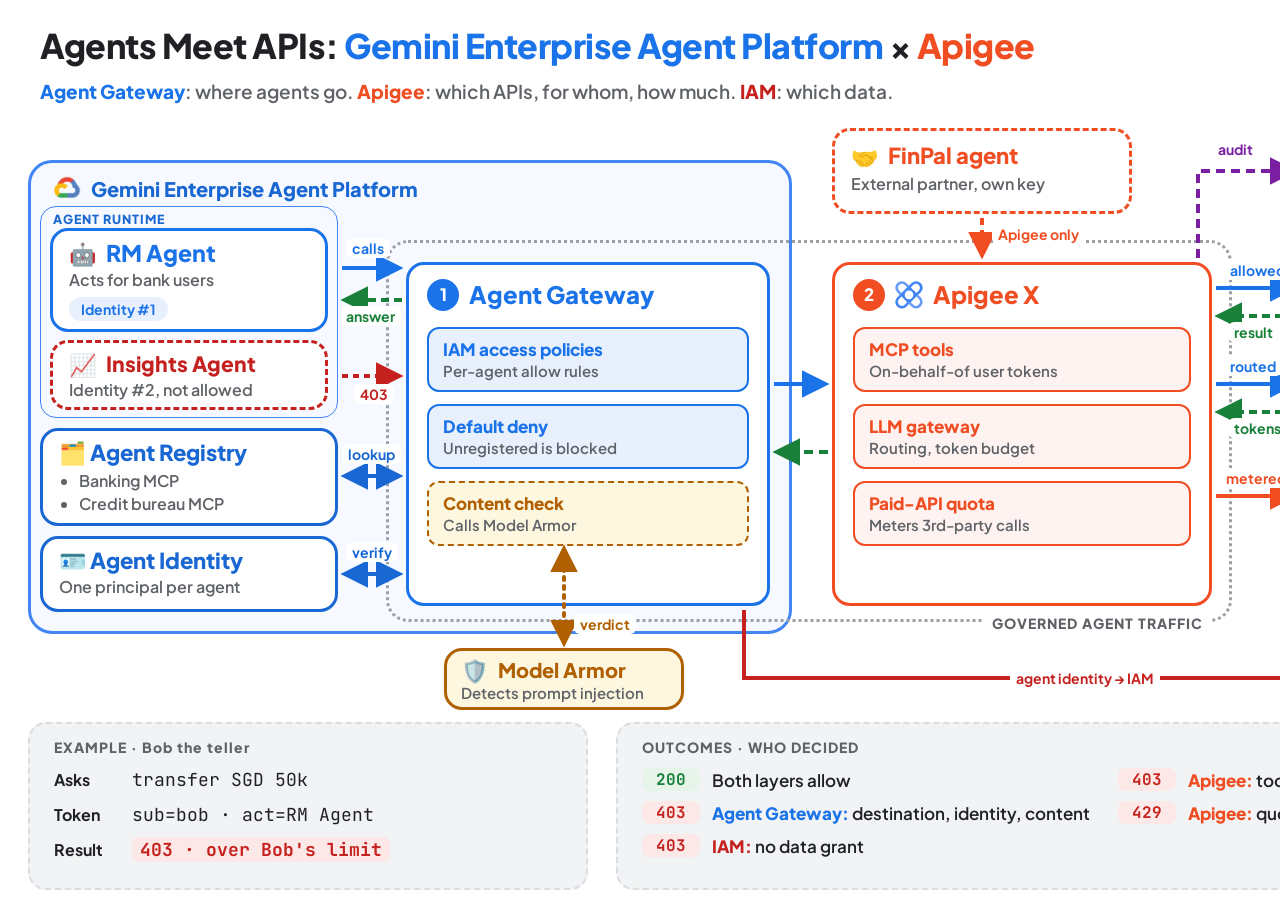
<file: docs/architecture-diagram.html>
<!DOCTYPE html>
<!--
  Architecture overview, revision 10 (Agents Meet APIs: Gemini Enterprise Agent Platform × Apigee).
  Render: Chrome headless 1600x900 @2x -> docs/architecture-v10.png.
  Rev 10: title now names Gemini Enterprise Agent Platform instead of Agent Gateway.
  Rev 9: platform box starts higher; Agent Runtime wrapper around RM + Insights agents; Agent Identity box below
  Agent Registry (LLM endpoint removed from the registry); Cloud Logging shows its name only.
  Rev 8: Content check moved below Default deny, dotted connector from it to Model Armor; Model Armor pill removed.
  Rev 7: fewer words. Every box description is 4 words or fewer; Example and Outcomes trimmed the same way;
  arrow labels shortened. Layout unchanged from rev 6.
  Rev 6: Model Garden styled as part of Gemini Enterprise Agent Platform (reached via Apigee's LLM gateway);
  Model Armor split out as its own Google Cloud security service that Agent Gateway calls.
  Rev 5: Agent Identity (Insights Agent, BigQuery via IAM, on-behalf-of tokens).
-->
<html lang="en">
<head>
<meta charset="UTF-8">
<link href="https://fonts.googleapis.com/css2?family=JetBrains+Mono:wght@500;700&family=Plus+Jakarta+Sans:wght@500;600;700;800&display=swap" rel="stylesheet">
<style>
  :root {
    --blue: #1a73e8; --blue-l: #e8f0fe;
    --gblue: #4285f4; --gblue-d: #1967d2; --gblue-bg: #f6f9ff;
    --orange: #f04d23; --orange-l: #fef3f0;
    --green: #188038; --green-l: #e6f4ea;
    --red: #c5221f; --red-l: #fce8e6;
    --purple: #7b1fa2; --purple-l: #f3e8fd;
    --amber: #b06000; --amber-l: #fef7e0;
    --gray9: #202124; --gray7: #5f6368; --gray5: #9aa0a6; --gray3: #dadce0; --gray1: #f1f3f4;
    --sans: "Plus Jakarta Sans", -apple-system, "Helvetica Neue", Arial, sans-serif;
    --mono: "JetBrains Mono", Menlo, monospace;
  }
  * { box-sizing: border-box; margin: 0; padding: 0; }
  body { width: 1600px; height: 900px; background: #fff; font-family: var(--sans); color: var(--gray9); position: relative; overflow: hidden; }

  .head { position: absolute; left: 40px; top: 24px; }
  .head h1 { font-size: 34px; font-weight: 800; letter-spacing: -0.5px; }
  .head h1 .b { color: var(--blue); } .head h1 .o { color: var(--orange); }
  .head p { font-size: 19px; color: var(--gray7); margin-top: 10px; font-weight: 600; line-height: 1.5; max-width: 1000px; white-space: nowrap; }
  .head p b { font-weight: 800; }

  .box { position: absolute; border: 3px solid var(--gray9); border-radius: 18px; background: #fff; padding: 14px 18px; z-index: 2; }
  .name { font-size: 22px; font-weight: 800; display: flex; align-items: center; gap: 10px; line-height: 1.15; white-space: nowrap; }
  .name img { width: 28px; height: 28px; object-fit: contain; }
  .emoji { font-size: 22px; line-height: 1; }
  .desc { font-size: 16px; color: var(--gray7); margin-top: 6px; line-height: 1.3; font-weight: 600; white-space: nowrap; }
  .num { width: 30px; height: 30px; border-radius: 50%; color: #fff; font-weight: 800; font-size: 16px; display: inline-flex; align-items: center; justify-content: center; flex: none; }
  .tag { display: inline-block; margin-top: 8px; font-size: 14px; font-weight: 700; border-radius: 999px; padding: 3px 12px; }
  .ptag { display: flex; align-items: center; gap: 6px; font-size: 12.5px; font-weight: 800; color: var(--gblue-d); letter-spacing: 0.2px; }
  .ptag img { width: 16px; height: 16px; }

  #geap { position: absolute; left: 28px; top: 160px; width: 764px; height: 474px; border: 3px solid var(--gblue); border-radius: 24px; background: var(--gblue-bg); z-index: 0; }
  #geap .gtitle { position: absolute; left: 22px; top: 11px; font-size: 20px; font-weight: 800; color: var(--gblue-d); display: flex; align-items: center; gap: 10px; }
  #geap .gtitle img { width: 28px; height: 28px; }

  #governed { position: absolute; left: 386px; top: 240px; width: 846px; height: 382px; border: 3px dotted var(--gray5); border-radius: 22px; background: transparent; z-index: 1; }
  #governed .glabel { position: absolute; right: 18px; bottom: -13px; background: #fff; padding: 0 8px; font-size: 14px; font-weight: 800; letter-spacing: 1px; color: var(--gray7); text-transform: uppercase; }

  /* Agent Runtime: thin labelled wrapper around the two agents */
  #runtime { position: absolute; left: 40px; top: 206px; width: 298px; height: 212px; border: 1.5px solid var(--gblue); border-radius: 16px; background: transparent; z-index: 1; }
  #runtime .rlabel { position: absolute; left: 12px; top: 4px; font-size: 12.5px; font-weight: 800; letter-spacing: 1px; color: var(--gblue-d); text-transform: uppercase; }

  #client { left: 50px; top: 228px; width: 278px; height: 104px; border-color: var(--blue); padding: 9px 16px; }
  #client .name { color: var(--blue); font-size: 23px; }
  #client .desc { margin-top: 4px; }
  #client .tag { color: var(--blue); background: var(--blue-l); margin-top: 6px; }
  #insights { left: 50px; top: 340px; width: 278px; height: 70px; border-color: var(--red); border-style: dashed; padding: 9px 16px; }
  #insights .name { color: var(--red); font-size: 21px; }
  #insights .desc { margin-top: 4px; }

  #registry { left: 40px; top: 428px; width: 298px; height: 98px; border-color: var(--gblue-d); padding: 9px 16px; }
  #registry .name { color: var(--gblue-d); font-size: 22px; }
  #registry ul { margin-top: 4px; padding-left: 20px; font-size: 16px; color: var(--gray7); font-weight: 600; line-height: 1.45; }

  #identity { left: 40px; top: 536px; width: 298px; height: 76px; border-color: var(--gblue-d); padding: 9px 16px; }
  #identity .name { color: var(--gblue-d); font-size: 22px; }
  #identity .desc { margin-top: 4px; }

  #agw { left: 406px; top: 262px; width: 364px; height: 344px; border-color: var(--blue); padding: 14px 18px; }
  #agw .name { color: var(--blue); font-size: 24px; }
  #agw .num { background: var(--blue); width: 32px; height: 32px; font-size: 17px; }
  .chips { display: flex; flex-direction: column; gap: 12px; margin-top: 16px; }
  .chip { border: 2px solid var(--blue); border-radius: 12px; padding: 9px 14px; background: var(--blue-l); }
  .chip b { display: block; font-size: 17px; font-weight: 800; color: var(--blue); }
  .chip span { font-size: 15px; color: var(--gray7); font-weight: 600; }
  .chip.callout { border-style: dashed; border-color: var(--amber); background: var(--amber-l); }
  .chip.callout b { color: var(--amber); }

  #apigee { left: 832px; top: 262px; width: 380px; height: 344px; border-color: var(--orange); padding: 14px 18px; }
  #apigee .name { color: var(--orange); font-size: 24px; }
  #apigee .num { background: var(--orange); width: 32px; height: 32px; font-size: 17px; }
  #apigee ul { list-style: none; margin-top: 16px; display: flex; flex-direction: column; gap: 12px; }
  #apigee li { border: 2px solid var(--orange); border-radius: 12px; padding: 9px 14px; background: var(--orange-l); }
  #apigee li b { display: block; font-size: 17px; font-weight: 800; color: var(--orange); }
  #apigee li span { font-size: 15px; color: var(--gray7); font-weight: 600; }

  #partner { left: 832px; top: 128px; width: 300px; height: 86px; border-color: var(--orange); border-style: dashed; padding: 12px 16px; }
  #partner .name { color: var(--orange); font-size: 22px; }

  #tools { left: 1300px; top: 262px; width: 260px; height: 76px; border-color: var(--green); padding: 10px 16px; }
  #tools .name { color: var(--green); font-size: 21px; }
  #models { left: 1300px; top: 346px; width: 260px; height: 100px; border-color: var(--gblue); background: var(--gblue-bg); padding: 9px 16px; }
  #models .name { color: var(--gblue-d); font-size: 21px; margin-top: 5px; }
  #thirdparty { left: 1300px; top: 454px; width: 260px; height: 76px; border-color: var(--gray7); border-style: dashed; background: var(--gray1); padding: 10px 16px; }
  #thirdparty .name { color: var(--gray9); font-size: 21px; }
  #thirdparty .num { background: var(--gray7); width: 26px; height: 26px; font-size: 14px; }
  #bq { left: 1300px; top: 538px; width: 260px; height: 82px; border-color: var(--red); background: var(--red-l); padding: 12px 16px; }
  #bq .name { color: var(--red); font-size: 21px; }
  #tools .desc, #models .desc, #thirdparty .desc, #bq .desc { margin-top: 4px; }

  #armor { left: 444px; top: 648px; width: 240px; height: 62px; border-color: var(--amber); background: var(--amber-l); padding: 7px 14px; }
  #armor .name { color: var(--amber); font-size: 20px; }
  #armor .name small { font-size: 12.5px; font-weight: 800; color: var(--amber); background: #fff; border: 1.5px solid var(--amber); border-radius: 999px; padding: 1px 8px; }
  #armor .desc { margin-top: 2px; font-size: 15px; }

  #log { left: 1300px; top: 140px; width: 260px; height: 62px; border-color: var(--purple); background: var(--purple-l); padding: 14px 18px; }
  #log .name { color: var(--purple); font-size: 22px; }

  .panel { position: absolute; top: 722px; height: 168px; border: 2px dashed var(--gray3); background: var(--gray1); border-radius: 18px; padding: 14px 24px; }
  .panel .lbl { font-size: 14px; font-weight: 800; letter-spacing: 1px; color: var(--gray7); }
  #example { left: 28px; width: 560px; }
  #example .row { font-family: var(--mono); font-size: 18px; margin-top: 12px; display: flex; gap: 14px; align-items: baseline; }
  #example .row b { font-family: var(--sans); font-size: 16px; width: 64px; flex: none; }
  .tok { color: var(--red); background: var(--red-l); border-radius: 6px; padding: 1px 8px; font-weight: 700; }
  #outcomes { left: 616px; width: 944px; }
  #outcomes .grid { display: grid; grid-template-columns: 1fr 1fr; column-gap: 28px; row-gap: 10px; margin-top: 12px; }
  .out { display: flex; align-items: center; gap: 12px; font-size: 17px; font-weight: 600; white-space: nowrap; }
  .code { font-family: var(--mono); font-weight: 700; font-size: 16px; border-radius: 8px; padding: 1px 10px; min-width: 58px; text-align: center; }
  .ok { color: var(--green); background: var(--green-l); }
  .no { color: var(--red); background: var(--red-l); }
  .who-b { color: var(--blue); font-weight: 800; } .who-o { color: var(--orange); font-weight: 800; } .who-r { color: var(--red); font-weight: 800; }

  .lab { position: absolute; z-index: 6; font-size: 14px; font-weight: 700; background: #fff; padding: 1px 6px; border-radius: 6px; white-space: nowrap; }
  svg { position: absolute; inset: 0; pointer-events: none; z-index: 5; }
</style>
</head>
<body>

<div class="head">
  <h1>Agents Meet APIs: <span class="b">Gemini Enterprise Agent Platform</span> × <span class="o">Apigee</span></h1>
  <p><b style="color:#1a73e8">Agent Gateway</b>: where agents go. <b style="color:#f04d23">Apigee</b>: which APIs, for whom, how much. <b style="color:#c5221f">IAM</b>: which data.</p>
</div>

<div id="geap"><div class="gtitle"><img src="../web-ui/static/assets/google-cloud.png" alt="">Gemini Enterprise Agent Platform</div></div>
<div id="governed"><div class="glabel">Governed agent traffic</div></div>

<svg width="1600" height="900" viewBox="0 0 1600 900">
  <defs>
    <marker id="mB" viewBox="0 0 10 10" refX="8" refY="5" markerWidth="7" markerHeight="7" orient="auto-start-reverse"><path d="M0,0 L10,5 L0,10 z" fill="#1a73e8"/></marker>
    <marker id="mD" viewBox="0 0 10 10" refX="8" refY="5" markerWidth="7" markerHeight="7" orient="auto-start-reverse"><path d="M0,0 L10,5 L0,10 z" fill="#1967d2"/></marker>
    <marker id="mG" viewBox="0 0 10 10" refX="8" refY="5" markerWidth="7" markerHeight="7" orient="auto-start-reverse"><path d="M0,0 L10,5 L0,10 z" fill="#188038"/></marker>
    <marker id="mO" viewBox="0 0 10 10" refX="8" refY="5" markerWidth="7" markerHeight="7" orient="auto-start-reverse"><path d="M0,0 L10,5 L0,10 z" fill="#f04d23"/></marker>
    <marker id="mR" viewBox="0 0 10 10" refX="8" refY="5" markerWidth="7" markerHeight="7" orient="auto-start-reverse"><path d="M0,0 L10,5 L0,10 z" fill="#c5221f"/></marker>
    <marker id="mP" viewBox="0 0 10 10" refX="8" refY="5" markerWidth="7" markerHeight="7" orient="auto-start-reverse"><path d="M0,0 L10,5 L0,10 z" fill="#7b1fa2"/></marker>
    <marker id="mA" viewBox="0 0 10 10" refX="8" refY="5" markerWidth="7" markerHeight="7" orient="auto-start-reverse"><path d="M0,0 L10,5 L0,10 z" fill="#b06000"/></marker>
  </defs>
  <line x1="342" y1="268" x2="398" y2="268" stroke="#1a73e8" stroke-width="4" marker-end="url(#mB)"/>
  <line x1="402" y1="300" x2="346" y2="300" stroke="#188038" stroke-width="4" stroke-dasharray="8 5" marker-end="url(#mG)"/>
  <line x1="342" y1="376" x2="398" y2="376" stroke="#c5221f" stroke-width="4" stroke-dasharray="6 5" marker-end="url(#mR)"/>
  <line x1="346" y1="476" x2="398" y2="476" stroke="#1967d2" stroke-width="4" marker-start="url(#mD)" marker-end="url(#mD)"/>
  <line x1="346" y1="574" x2="398" y2="574" stroke="#1967d2" stroke-width="4" marker-start="url(#mD)" marker-end="url(#mD)"/>
  <line x1="774" y1="384" x2="824" y2="384" stroke="#1a73e8" stroke-width="4" marker-end="url(#mB)"/>
  <line x1="828" y1="452" x2="778" y2="452" stroke="#188038" stroke-width="4" stroke-dasharray="9 6" marker-end="url(#mG)"/>
  <line x1="1216" y1="288" x2="1292" y2="288" stroke="#1a73e8" stroke-width="4" marker-end="url(#mB)"/>
  <line x1="1296" y1="316" x2="1220" y2="316" stroke="#188038" stroke-width="4" stroke-dasharray="8 5" marker-end="url(#mG)"/>
  <line x1="1216" y1="384" x2="1292" y2="384" stroke="#1a73e8" stroke-width="4" marker-end="url(#mB)"/>
  <line x1="1296" y1="412" x2="1220" y2="412" stroke="#188038" stroke-width="4" stroke-dasharray="8 5" marker-end="url(#mG)"/>
  <line x1="1216" y1="496" x2="1292" y2="496" stroke="#f04d23" stroke-width="4" marker-end="url(#mO)"/>
  <line x1="564" y1="550" x2="564" y2="642" stroke="#b06000" stroke-width="4" stroke-dasharray="3 6" stroke-linecap="round" marker-start="url(#mA)" marker-end="url(#mA)"/>
  <polyline points="744,610 744,678 1430,678 1430,626" fill="none" stroke="#c5221f" stroke-width="4" marker-end="url(#mR)"/>
  <line x1="982" y1="218" x2="982" y2="254" stroke="#f04d23" stroke-width="4" stroke-dasharray="7 5" marker-end="url(#mO)"/>
  <polyline points="1198,258 1198,171 1292,171" fill="none" stroke="#7b1fa2" stroke-width="4" stroke-dasharray="9 6" marker-end="url(#mP)"/>
</svg>

<div class="lab" style="left:346px; top:238px; color:#1a73e8;">calls</div>
<div class="lab" style="left:340px; top:306px; color:#188038;">answer</div>
<div class="lab" style="left:354px; top:384px; color:#c5221f;">403</div>
<div class="lab" style="left:342px; top:444px; color:#1967d2;">lookup</div>
<div class="lab" style="left:346px; top:542px; color:#1967d2;">verify</div>
<div class="lab" style="left:1224px; top:260px; color:#1a73e8;">allowed</div>
<div class="lab" style="left:1228px; top:322px; color:#188038;">result</div>
<div class="lab" style="left:1224px; top:356px; color:#1a73e8;">routed</div>
<div class="lab" style="left:1228px; top:418px; color:#188038;">tokens</div>
<div class="lab" style="left:1220px; top:468px; color:#f04d23;">metered</div>
<div class="lab" style="left:574px; top:614px; color:#b06000;">verdict</div>
<div class="lab" style="left:1010px; top:668px; color:#c5221f;">agent identity → IAM</div>
<div class="lab" style="left:992px; top:224px; color:#f04d23;">Apigee only</div>
<div class="lab" style="left:1212px; top:139px; color:#7b1fa2;">audit</div>

<div id="runtime"><div class="rlabel">Agent Runtime</div></div>

<div class="box" id="client">
  <div class="name"><span class="emoji">🤖</span>RM Agent</div>
  <div class="desc">Acts for bank users</div>
  <span class="tag">Identity #1</span>
</div>

<div class="box" id="insights">
  <div class="name"><span class="emoji">📈</span>Insights Agent</div>
  <div class="desc">Identity #2, not allowed</div>
</div>

<div class="box" id="registry">
  <div class="name">🗂️ Agent Registry</div>
  <ul><li>Banking MCP</li><li>Credit bureau MCP</li></ul>
</div>

<div class="box" id="identity">
  <div class="name">🪪 Agent Identity</div>
  <div class="desc">One principal per agent</div>
</div>

<div class="box" id="agw">
  <div class="name"><span class="num">1</span>Agent Gateway</div>
  <div class="chips">
    <div class="chip"><b>IAM access policies</b><span>Per-agent allow rules</span></div>
    <div class="chip"><b>Default deny</b><span>Unregistered is blocked</span></div>
    <div class="chip callout"><b>Content check</b><span>Calls Model Armor</span></div>
  </div>
</div>

<div class="box" id="apigee">
  <div class="name"><span class="num">2</span><img src="../web-ui/static/assets/apigee-logo.svg" alt="">Apigee X</div>
  <ul>
    <li><b>MCP tools</b><span>On-behalf-of user tokens</span></li>
    <li><b>LLM gateway</b><span>Routing, token budget</span></li>
    <li><b>Paid-API quota</b><span>Meters 3rd-party calls</span></li>
  </ul>
</div>

<div class="box" id="partner">
  <div class="name"><span class="emoji">🤝</span>FinPal agent</div>
  <div class="desc">External partner, own key</div>
</div>

<div class="box" id="tools">
  <div class="name"><span class="emoji">🏦</span>Tools</div>
  <div class="desc">Core banking MCP</div>
</div>

<div class="box" id="models">
  <div class="ptag"><img src="../web-ui/static/assets/google-cloud.png" alt="">Agent Platform</div>
  <div class="name"><span class="emoji">✨</span>Model Garden</div>
  <div class="desc">Gemini models</div>
</div>

<div class="box" id="thirdparty">
  <div class="name"><span class="num">3</span>3rd-party API</div>
  <div class="desc">Paid credit bureau</div>
</div>

<div class="box" id="bq">
  <div class="name"><span class="emoji">🗄️</span>BigQuery</div>
  <div class="desc">KYC granted, HR denied</div>
</div>

<div class="box" id="armor">
  <div class="name"><span class="emoji">🛡️</span>Model Armor</div>
  <div class="desc">Detects prompt injection</div>
</div>

<div class="box" id="log">
  <div class="name">Cloud Logging</div>
</div>

<div class="panel" id="example">
  <div class="lbl">EXAMPLE · Bob the teller</div>
  <div class="row"><b>Asks</b><span>transfer SGD 50k</span></div>
  <div class="row"><b>Token</b><span>sub=bob · act=RM Agent</span></div>
  <div class="row"><b>Result</b><span><span class="tok">403 · over Bob's limit</span></span></div>
</div>

<div class="panel" id="outcomes">
  <div class="lbl">OUTCOMES · WHO DECIDED</div>
  <div class="grid">
    <div class="out"><span class="code ok">200</span>Both layers allow</div>
    <div class="out"><span class="code no">403</span><span><span class="who-o">Apigee:</span> tool, token, user limit</span></div>
    <div class="out"><span class="code no">403</span><span><span class="who-b">Agent Gateway:</span> destination, identity, content</span></div>
    <div class="out"><span class="code no">429</span><span><span class="who-o">Apigee:</span> quota exceeded</span></div>
    <div class="out"><span class="code no">403</span><span><span class="who-r">IAM:</span> no data grant</span></div>
  </div>
</div>

</body>
</html>
</file>
